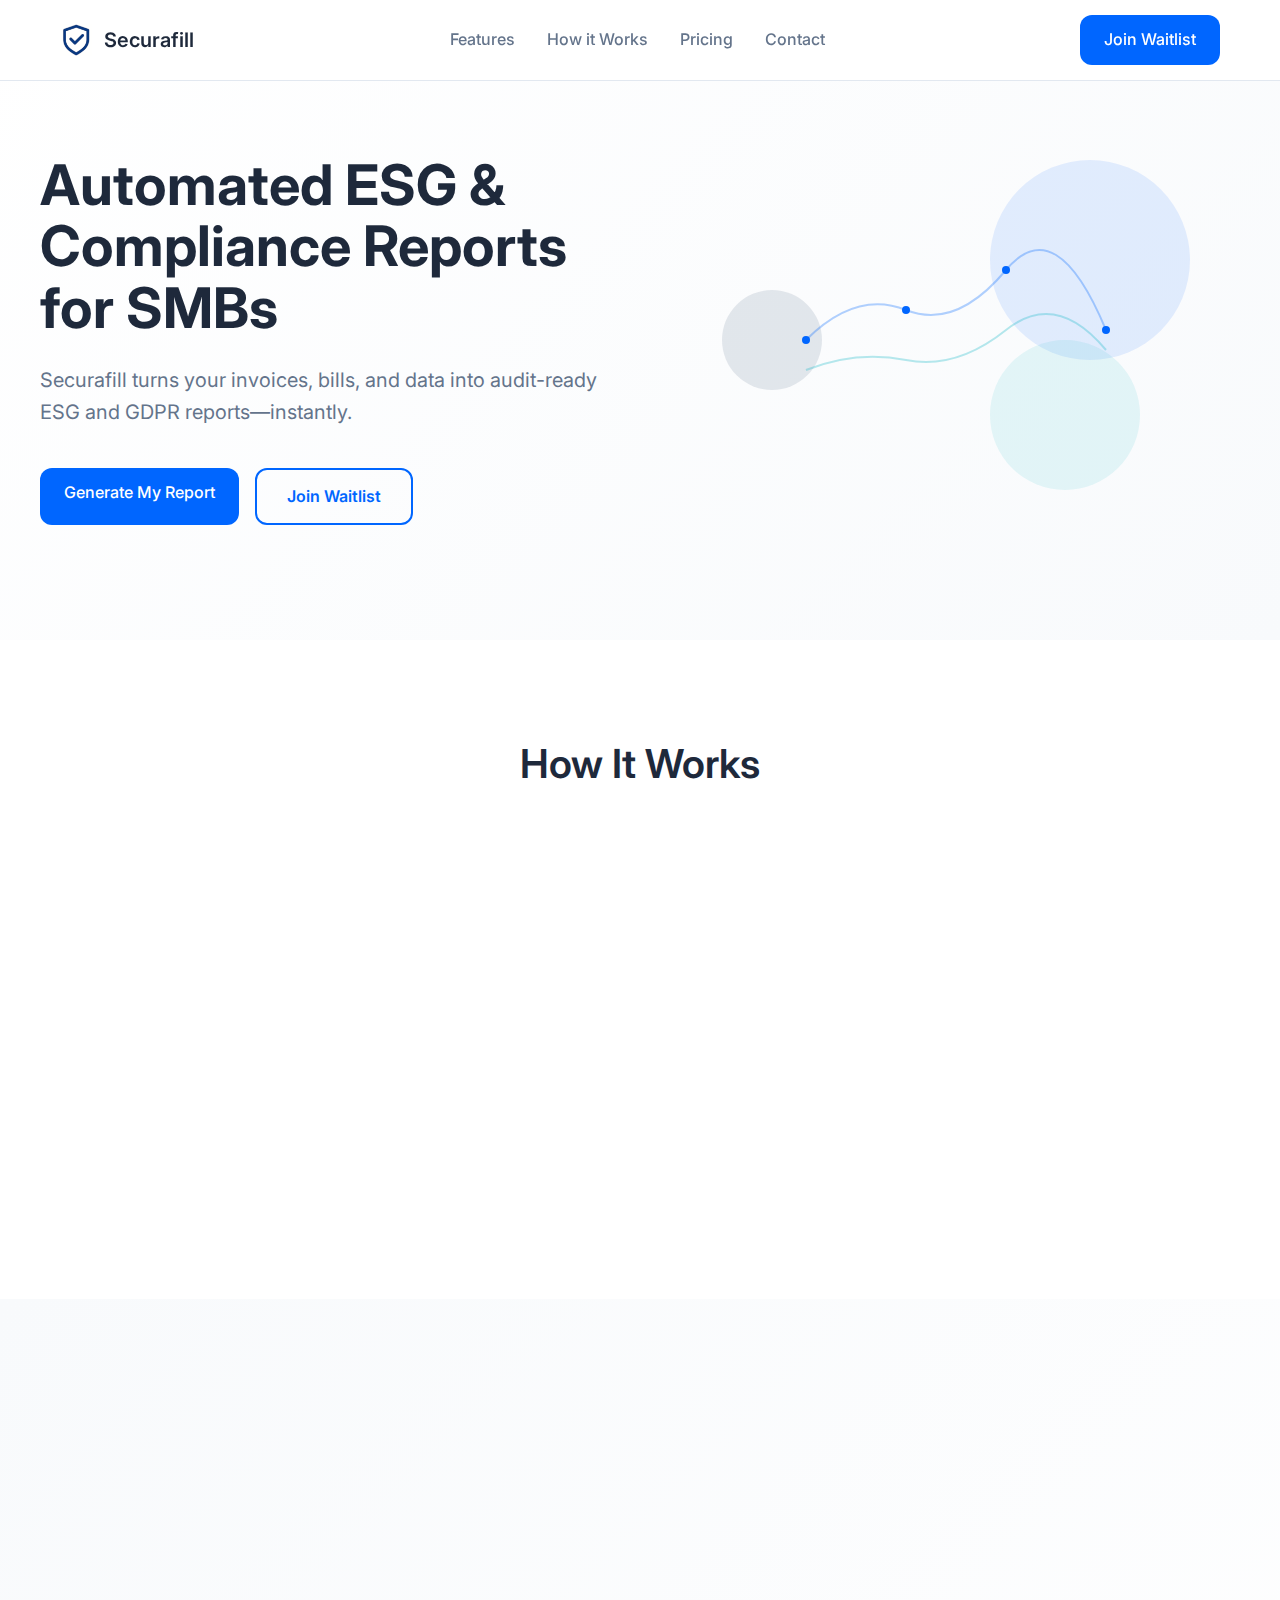
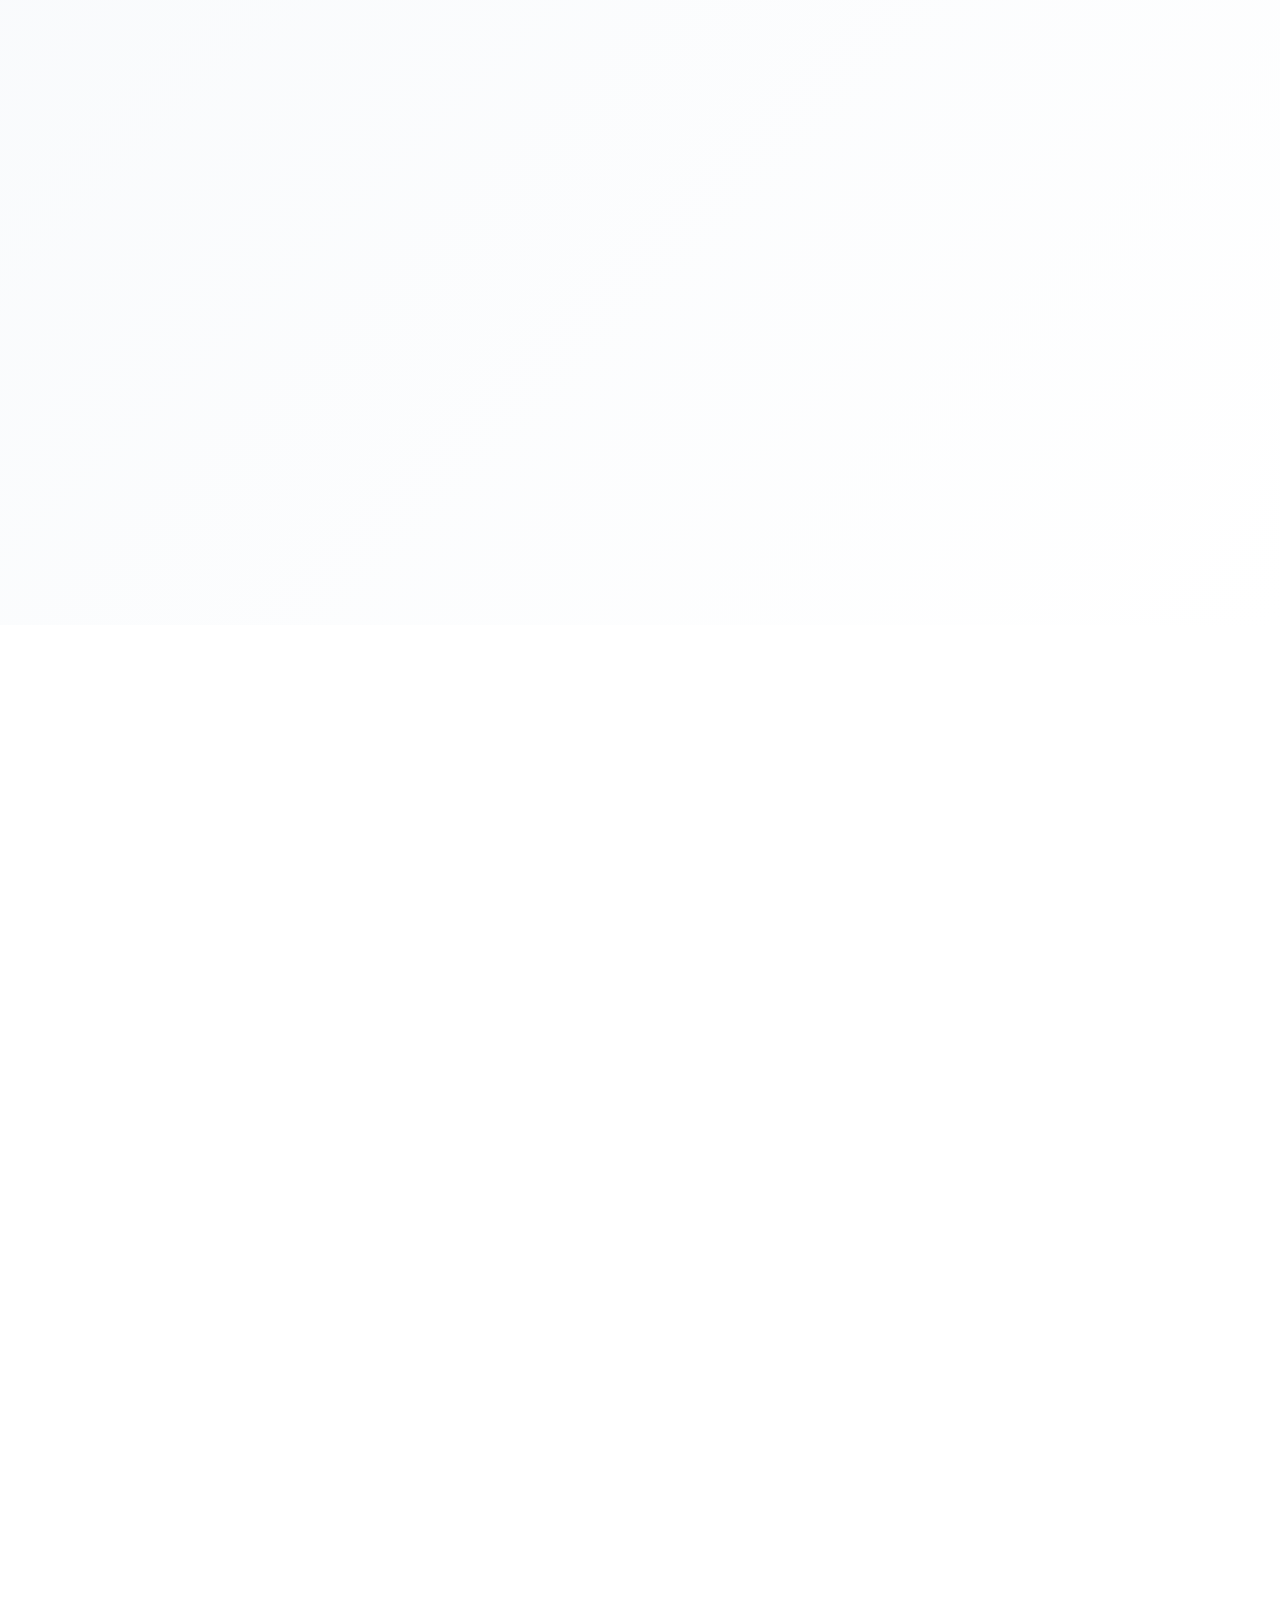
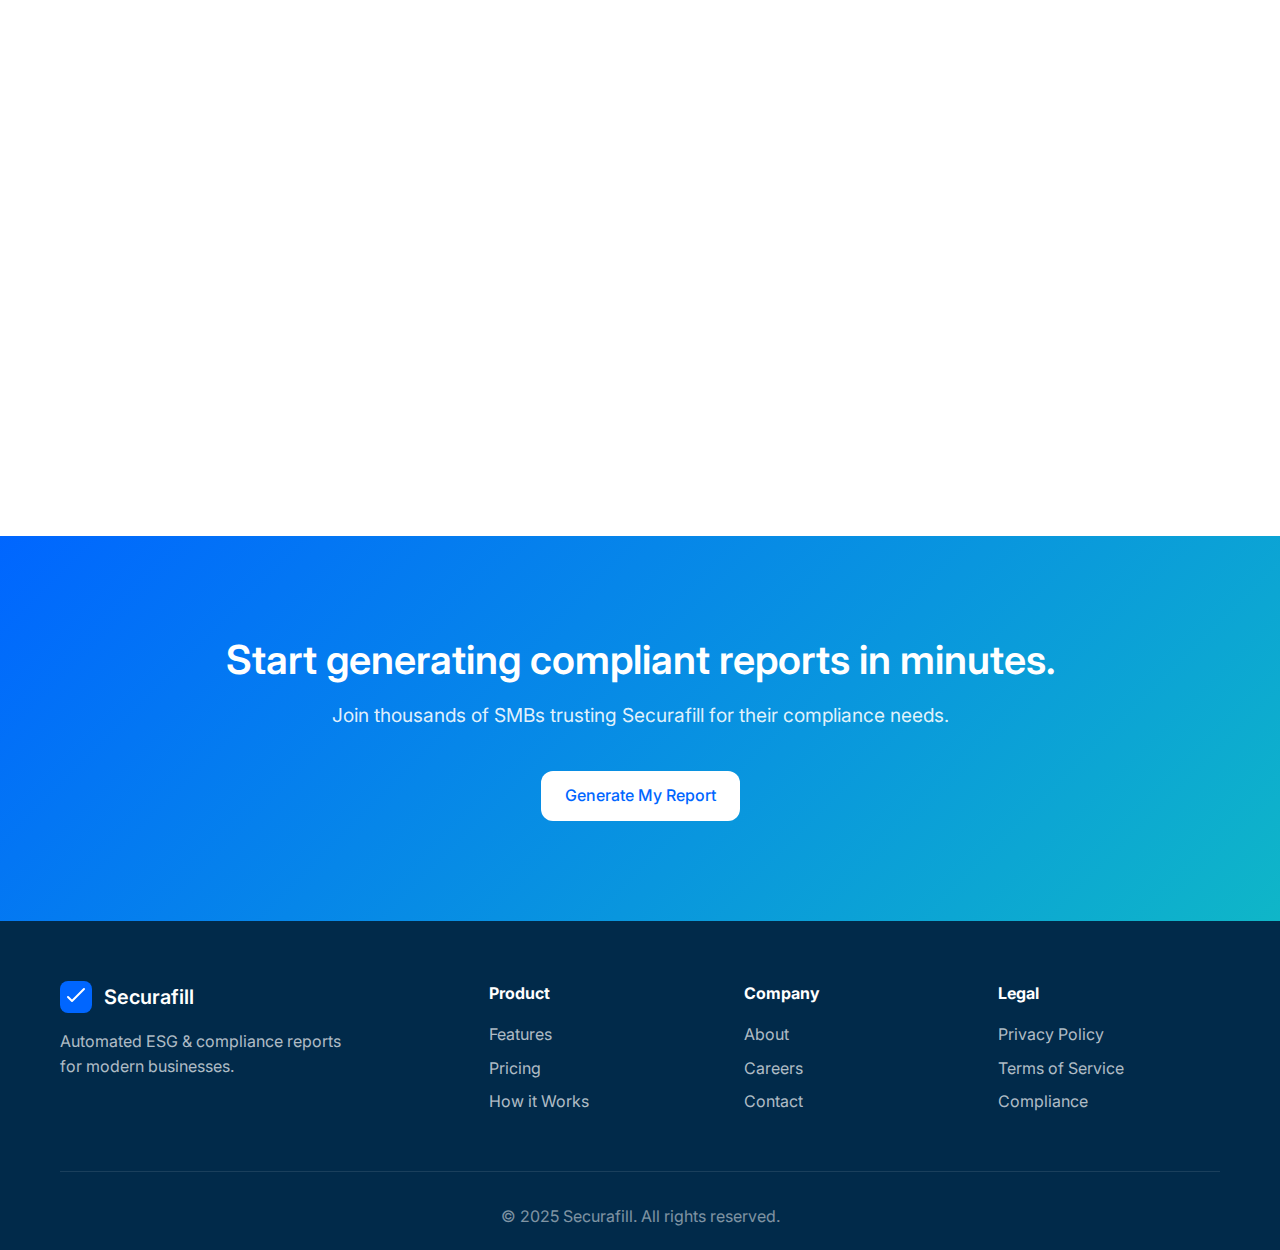
<file: index.html>
<!DOCTYPE html>
<html lang="en">

<head>
    <meta charset="UTF-8">
    <meta name="viewport" content="width=device-width, initial-scale=1.0">
    <title>Securafill - Automated ESG & Compliance Reports for SMBs</title>
    <link rel="icon" type="image/png" href="logo1.png">
    <link rel="stylesheet" href="styles.css">
    <link rel="preconnect" href="https://fonts.googleapis.com">
    <link rel="preconnect" href="https://fonts.gstatic.com" crossorigin>
    <link href="https://fonts.googleapis.com/css2?family=Inter:wght@300;400;500;600;700&display=swap" rel="stylesheet">
</head>

<body>
    <!-- Navigation -->
    <nav class="nav">
        <div class="nav-container">
            <div class="nav-logo">
                <div class="nav-logo">
                    <img src="logo1.png" alt="Securafill Logo" width="32" height="32">
                    <!-- <span>Securafill</span> -->
                </div>

                <!-- <svg width="32" height="32" viewBox="0 0 32 32" fill="none">
                    <rect width="32" height="32" rx="8" />
                    <path d="M8 16L12 20L24 8" stroke="green" stroke-width="2" stroke-linecap="round"
                        stroke-linejoin="round" />
                </svg> -->
                <span>Securafill</span>
            </div>
            <div class="nav-links">
                <a href="#features">Features</a>
                <a href="#how-it-works">How it Works</a>
                <a href="#pricing">Pricing</a>
                <a href="#contact">Contact</a>
            </div>
            <a href="waitlist.html" class="nav-cta" style="text-decoration: none;">Join Waitlist</a>
        </div>
    </nav>

    <!-- Hero Section -->
    <section class="hero">
        <div class="hero-container">
            <div class="hero-content">
                <h1 class="hero-title">Automated ESG & Compliance Reports for SMBs</h1>
                <p class="hero-subtitle">Securafill turns your invoices, bills, and data into audit-ready ESG and GDPR
                    reports—instantly.</p>
                <div class="hero-actions">
                    <a href="waitlist.html" class="btn-primary" style="text-decoration: none;">Generate My Report</a>
                    <a href="waitlist.html" class="btn-secondary" style="text-decoration: none;">Join Waitlist</a>
                </div>
            </div>
            <div class="hero-graphics">
                <div class="abstract-shape shape-1"></div>
                <div class="abstract-shape shape-2"></div>
                <div class="abstract-shape shape-3"></div>
                <svg class="line-graphic" width="400" height="300" viewBox="0 0 400 300">
                    <path d="M50 150 Q100 100 150 120 T250 80 T350 140" stroke="#0066FF" stroke-width="2" fill="none"
                        opacity="0.3" />
                    <path d="M50 180 Q100 160 150 170 T250 140 T350 160" stroke="#0FB6C8" stroke-width="2" fill="none"
                        opacity="0.3" />
                    <circle cx="50" cy="150" r="4" fill="#0066FF" />
                    <circle cx="150" cy="120" r="4" fill="#0066FF" />
                    <circle cx="250" cy="80" r="4" fill="#0066FF" />
                    <circle cx="350" cy="140" r="4" fill="#0066FF" />
                </svg>
            </div>
        </div>
    </section>

    <!-- How It Works -->
    <section class="how-it-works" id="how-it-works">
        <div class="container">
            <h2 class="section-title">How It Works</h2>
            <div class="steps-grid">
                <div class="step">
                    <div class="step-icon">
                        <svg width="24" height="24" viewBox="0 0 24 24" fill="none">
                            <path d="M21 15V19C21 20.1 20.1 21 19 21H5C3.9 21 3 20.1 3 19V15" stroke="#0066FF"
                                stroke-width="2" stroke-linecap="round" stroke-linejoin="round" />
                            <path d="M7 10L12 15L17 10" stroke="#0066FF" stroke-width="2" stroke-linecap="round"
                                stroke-linejoin="round" />
                            <path d="M12 15V3" stroke="#0066FF" stroke-width="2" stroke-linecap="round"
                                stroke-linejoin="round" />
                        </svg>
                    </div>
                    <h3>Upload your documents</h3>
                    <p>Simply drag and drop your invoices, bills, and business documents</p>
                </div>
                <div class="step">
                    <div class="step-icon">
                        <svg width="24" height="24" viewBox="0 0 24 24" fill="none">
                            <circle cx="12" cy="12" r="10" stroke="#0066FF" stroke-width="2" />
                            <path d="M12 6V12L16 14" stroke="#0066FF" stroke-width="2" stroke-linecap="round" />
                        </svg>
                    </div>
                    <h3>We analyze and auto-fill everything</h3>
                    <p>Our AI extracts and organizes your data automatically</p>
                </div>
                <div class="step">
                    <div class="step-icon">
                        <svg width="24" height="24" viewBox="0 0 24 24" fill="none">
                            <path d="M14 2H6C4.9 2 4 2.9 4 4V20C4 21.1 4.9 22 6 22H18C19.1 22 20 21.1 20 20V8L14 2Z"
                                stroke="#0066FF" stroke-width="2" stroke-linecap="round" stroke-linejoin="round" />
                            <path d="M14 2V8H20" stroke="#0066FF" stroke-width="2" stroke-linecap="round"
                                stroke-linejoin="round" />
                        </svg>
                    </div>
                    <h3>Download your audit-ready report</h3>
                    <p>Get professional, compliance-ready reports in minutes</p>
                </div>
            </div>
        </div>
    </section>

    <!-- Features -->
    <section class="features" id="features">
        <div class="container">
            <h2 class="section-title">Core Features</h2>
            <div class="features-grid">
                <div class="feature-card">
                    <div class="feature-icon">
                        <svg width="24" height="24" viewBox="0 0 24 24" fill="none">
                            <path d="M22 12H18L15 21L9 3L6 12H2" stroke="#0066FF" stroke-width="2"
                                stroke-linecap="round" stroke-linejoin="round" />
                        </svg>
                    </div>
                    <h3>Auto-filled ESG scoring</h3>
                    <p>Automated environmental, social, and governance metrics</p>
                </div>
                <div class="feature-card">
                    <div class="feature-icon">
                        <svg width="24" height="24" viewBox="0 0 24 24" fill="none">
                            <path d="M12 22S8 18 8 12C8 9.79 9.79 8 12 8S16 9.79 16 12C16 18 12 22 12 22Z"
                                stroke="#0066FF" stroke-width="2" stroke-linecap="round" stroke-linejoin="round" />
                            <circle cx="12" cy="12" r="2" fill="#0066FF" />
                        </svg>
                    </div>
                    <h3>GDPR readiness in minutes</h3>
                    <p>Complete compliance documentation for data protection</p>
                </div>
                <div class="feature-card">
                    <div class="feature-icon">
                        <svg width="24" height="24" viewBox="0 0 24 24" fill="none">
                            <rect x="3" y="3" width="18" height="18" rx="2" stroke="#0066FF" stroke-width="2" />
                            <path d="M3 9H21" stroke="#0066FF" stroke-width="2" />
                            <path d="M9 21V9" stroke="#0066FF" stroke-width="2" />
                        </svg>
                    </div>
                    <h3>Clean audit-ready PDF reports</h3>
                    <p>Professional reports ready for any audit or review</p>
                </div>
                <div class="feature-card">
                    <div class="feature-icon">
                        <svg width="24" height="24" viewBox="0 0 24 24" fill="none">
                            <circle cx="12" cy="12" r="3" stroke="#0066FF" stroke-width="2" />
                            <path
                                d="M12 1V6M12 18V23M4.22 4.22L7.76 7.76M16.24 16.24L19.78 19.78M1 12H6M18 12H23M4.22 19.78L7.76 16.24M16.24 7.76L19.78 4.22"
                                stroke="#0066FF" stroke-width="2" stroke-linecap="round" />
                        </svg>
                    </div>
                    <h3>AI-powered data extraction</h3>
                    <p>Smart parsing of documents with 99% accuracy</p>
                </div>
                <div class="feature-card">
                    <div class="feature-icon">
                        <svg width="24" height="24" viewBox="0 0 24 24" fill="none">
                            <rect x="3" y="3" width="7" height="7" stroke="#0066FF" stroke-width="2" />
                            <rect x="14" y="3" width="7" height="7" stroke="#0066FF" stroke-width="2" />
                            <rect x="14" y="14" width="7" height="7" stroke="#0066FF" stroke-width="2" />
                            <rect x="3" y="14" width="7" height="7" stroke="#0066FF" stroke-width="2" />
                        </svg>
                    </div>
                    <h3>Centralized compliance dashboard</h3>
                    <p>Single view of all your compliance metrics</p>
                </div>
                <div class="feature-card">
                    <div class="feature-icon">
                        <svg width="24" height="24" viewBox="0 0 24 24" fill="none">
                            <path d="M17 21V19C17 17.9 16.1 17 15 17H9C7.9 17 7 17.9 7 19V21" stroke="#0066FF"
                                stroke-width="2" stroke-linecap="round" stroke-linejoin="round" />
                            <path d="M21 21V19C21 18.1 20.6 17.2 19.9 16.6" stroke="#0066FF" stroke-width="2"
                                stroke-linecap="round" stroke-linejoin="round" />
                            <path d="M3 21V19C3 18.1 3.4 17.2 4.1 16.6" stroke="#0066FF" stroke-width="2"
                                stroke-linecap="round" stroke-linejoin="round" />
                            <circle cx="12" cy="7" r="4" stroke="#0066FF" stroke-width="2" />
                            <path d="M16 7C16.6 7 17.2 6.8 17.7 6.5" stroke="#0066FF" stroke-width="2"
                                stroke-linecap="round" stroke-linejoin="round" />
                            <path d="M6.3 6.5C6.8 6.8 7.4 7 8 7" stroke="#0066FF" stroke-width="2"
                                stroke-linecap="round" stroke-linejoin="round" />
                        </svg>
                    </div>
                    <h3>Built for suppliers & small teams</h3>
                    <p>Designed specifically for SMB needs and workflows</p>
                </div>
            </div>
        </div>
    </section>

    <!-- Compliance Report Preview -->
    <section class="report-preview">
        <div class="container">
            <h2 class="section-title">Compliance Report Preview</h2>
            <div class="report-mockups">
                <div class="report-card">
                    <div class="report-header">
                        <div class="report-logo">
                            <svg width="24" height="24" viewBox="0 0 24 24" fill="none">
                                <rect width="24" height="24" rx="6" fill="#0066FF" />
                                <path d="M6 12L9 15L18 6" stroke="white" stroke-width="2" stroke-linecap="round"
                                    stroke-linejoin="round" />
                            </svg>
                        </div>
                        <div class="report-title">ESG Report 2024</div>
                    </div>
                    <div class="report-content">
                        <div class="report-metric">
                            <span class="metric-label">Environmental Score</span>
                            <span class="metric-value">92%</span>
                        </div>
                        <div class="report-metric">
                            <span class="metric-label">Social Impact</span>
                            <span class="metric-value">88%</span>
                        </div>
                        <div class="report-metric">
                            <span class="metric-label">Governance</span>
                            <span class="metric-value">95%</span>
                        </div>
                    </div>
                </div>
                <div class="report-card">
                    <div class="report-header">
                        <div class="report-logo">
                            <svg width="24" height="24" viewBox="0 0 24 24" fill="none">
                                <rect width="24" height="24" rx="6" fill="#0FB6C8" />
                                <path
                                    d="M12 2L15.09 8.26L22 9.27L17 14.14L18.18 21.02L12 17.77L5.82 21.02L7 14.14L2 9.27L8.91 8.26L12 2Z"
                                    stroke="white" stroke-width="2" stroke-linecap="round" stroke-linejoin="round" />
                            </svg>
                        </div>
                        <div class="report-title">GDPR Compliance</div>
                    </div>
                    <div class="report-content">
                        <div class="report-metric">
                            <span class="metric-label">Data Protection</span>
                            <span class="metric-value">Compliant</span>
                        </div>
                        <div class="report-metric">
                            <span class="metric-label">Privacy Policy</span>
                            <span class="metric-value">Updated</span>
                        </div>
                        <div class="report-metric">
                            <span class="metric-label">Risk Assessment</span>
                            <span class="metric-value">Low Risk</span>
                        </div>
                    </div>
                </div>
            </div>
        </div>
    </section>

    <!-- Testimonials 
    <section class="testimonials">
        <div class="container">
            <h2 class="section-title">Trusted by Leading Teams</h2>
            <div class="testimonials-grid">
                <div class="testimonial-card">
                    <div class="testimonial-content">
                        <p>"Securafill transformed our compliance process from weeks to minutes. Essential for our SMB."</p>
                    </div>
                    <div class="testimonial-author">
                        <div class="author-info">
                            <div class="author-name">Sarah Chen</div>
                            <div class="author-title">CFO, TechStart Inc.</div>
                        </div>
                    </div>
                </div>
                <div class="testimonial-card">
                    <div class="testimonial-content">
                        <p>"The AI accuracy is incredible. We've eliminated manual data entry completely."</p>
                    </div>
                    <div class="testimonial-author">
                        <div class="author-info">
                            <div class="author-name">Marcus Johnson</div>
                            <div class="author-title">Operations Director, SupplyCo</div>
                        </div>
                    </div>
                </div>
                <div class="testimonial-card">
                    <div class="testimonial-content">
                        <p>"Finally, a compliance tool built for small businesses. Simple, powerful, affordable."</p>
                    </div>
                    <div class="testimonial-author">
                        <div class="author-info">
                            <div class="author-name">Emma Rodriguez</div>
                            <div class="author-title">Founder, GreenWorks</div>
                        </div>
                    </div>
                </div>
            </div>
        </div>
    </section> -->

    <!-- Pricing -->
    <section class="pricing" id="pricing">
        <div class="container">
            <h2 class="section-title">Simple, Transparent Pricing</h2>
            <div class="pricing-grid">
                <div class="pricing-card">
                    <div class="pricing-header">
                        <h3>Starter</h3>
                        <div class="price">$49<span>/mo</span></div>
                    </div>
                    <ul class="pricing-features">
                        <li>Up to 50 documents/month</li>
                        <li>Basic ESG reporting</li>
                        <li>GDPR compliance check</li>
                        <li>Email support</li>
                    </ul>
                    <button class="btn-outline">Try Free</button>
                </div>
                <div class="pricing-card featured">
                    <div class="pricing-badge">Most Popular</div>
                    <div class="pricing-header">
                        <h3>Growth</h3>
                        <div class="price">$129<span>/mo</span></div>
                    </div>
                    <ul class="pricing-features">
                        <li>Up to 200 documents/month</li>
                        <li>Advanced ESG analytics</li>
                        <li>Full GDPR suite</li>
                        <li>Priority support</li>
                        <li>Custom branding</li>
                    </ul>
                    <button class="btn-primary">Try Free</button>
                </div>
                <div class="pricing-card">
                    <div class="pricing-header">
                        <h3>Agency</h3>
                        <div class="price">$349<span>/mo</span></div>
                    </div>
                    <ul class="pricing-features">
                        <li>Unlimited documents</li>
                        <li>White-label reports</li>
                        <li>API access</li>
                        <li>Dedicated support</li>
                        <li>Custom integrations</li>
                    </ul>
                    <button class="btn-outline">Try Free</button>
                </div>
            </div>
        </div>
    </section>

    <!-- Final CTA -->
    <section class="final-cta">
        <div class="container">
            <div class="cta-content">
                <h2>Start generating compliant reports in minutes.</h2>
                <p>Join thousands of SMBs trusting Securafill for their compliance needs.</p>
                <div class="cta-actions">
                    <a href="waitlist.html" class="btn-primary"
                        style="text-decoration: none; display: inline-block;">Generate My Report</a>
                    <!-- <button class="btn-secondary">Schedule Demo</button> -->
                </div>
            </div>
        </div>
    </section>

    <!-- Footer -->
    <footer class="footer">
        <div class="container">
            <div class="footer-content">
                <div class="footer-brand">
                    <div class="footer-logo">
                        <svg width="32" height="32" viewBox="0 0 32 32" fill="none">
                            <rect width="32" height="32" rx="8" fill="#0066FF" />
                            <path d="M8 16L12 20L24 8" stroke="white" stroke-width="2" stroke-linecap="round"
                                stroke-linejoin="round" />
                        </svg>
                        <span>Securafill</span>
                    </div>
                    <p>Automated ESG & compliance reports for modern businesses.</p>
                </div>
                <div class="footer-links">
                    <div class="footer-column">
                        <h4>Product</h4>
                        <a href="#features">Features</a>
                        <a href="#pricing">Pricing</a>
                        <a href="#how-it-works">How it Works</a>
                    </div>
                    <div class="footer-column">
                        <h4>Company</h4>
                        <a href="#about">About</a>
                        <a href="#careers">Careers</a>
                        <a href="#contact">Contact</a>
                    </div>
                    <div class="footer-column">
                        <h4>Legal</h4>
                        <a href="#privacy">Privacy Policy</a>
                        <a href="#terms">Terms of Service</a>
                        <a href="#compliance">Compliance</a>
                    </div>
                </div>
            </div>
            <div class="footer-bottom">
                <p>&copy; 2025 Securafill. All rights reserved.</p>
            </div>
        </div>
    </footer>

    <script src="script.js"></script>
</body>

</html>
</file>
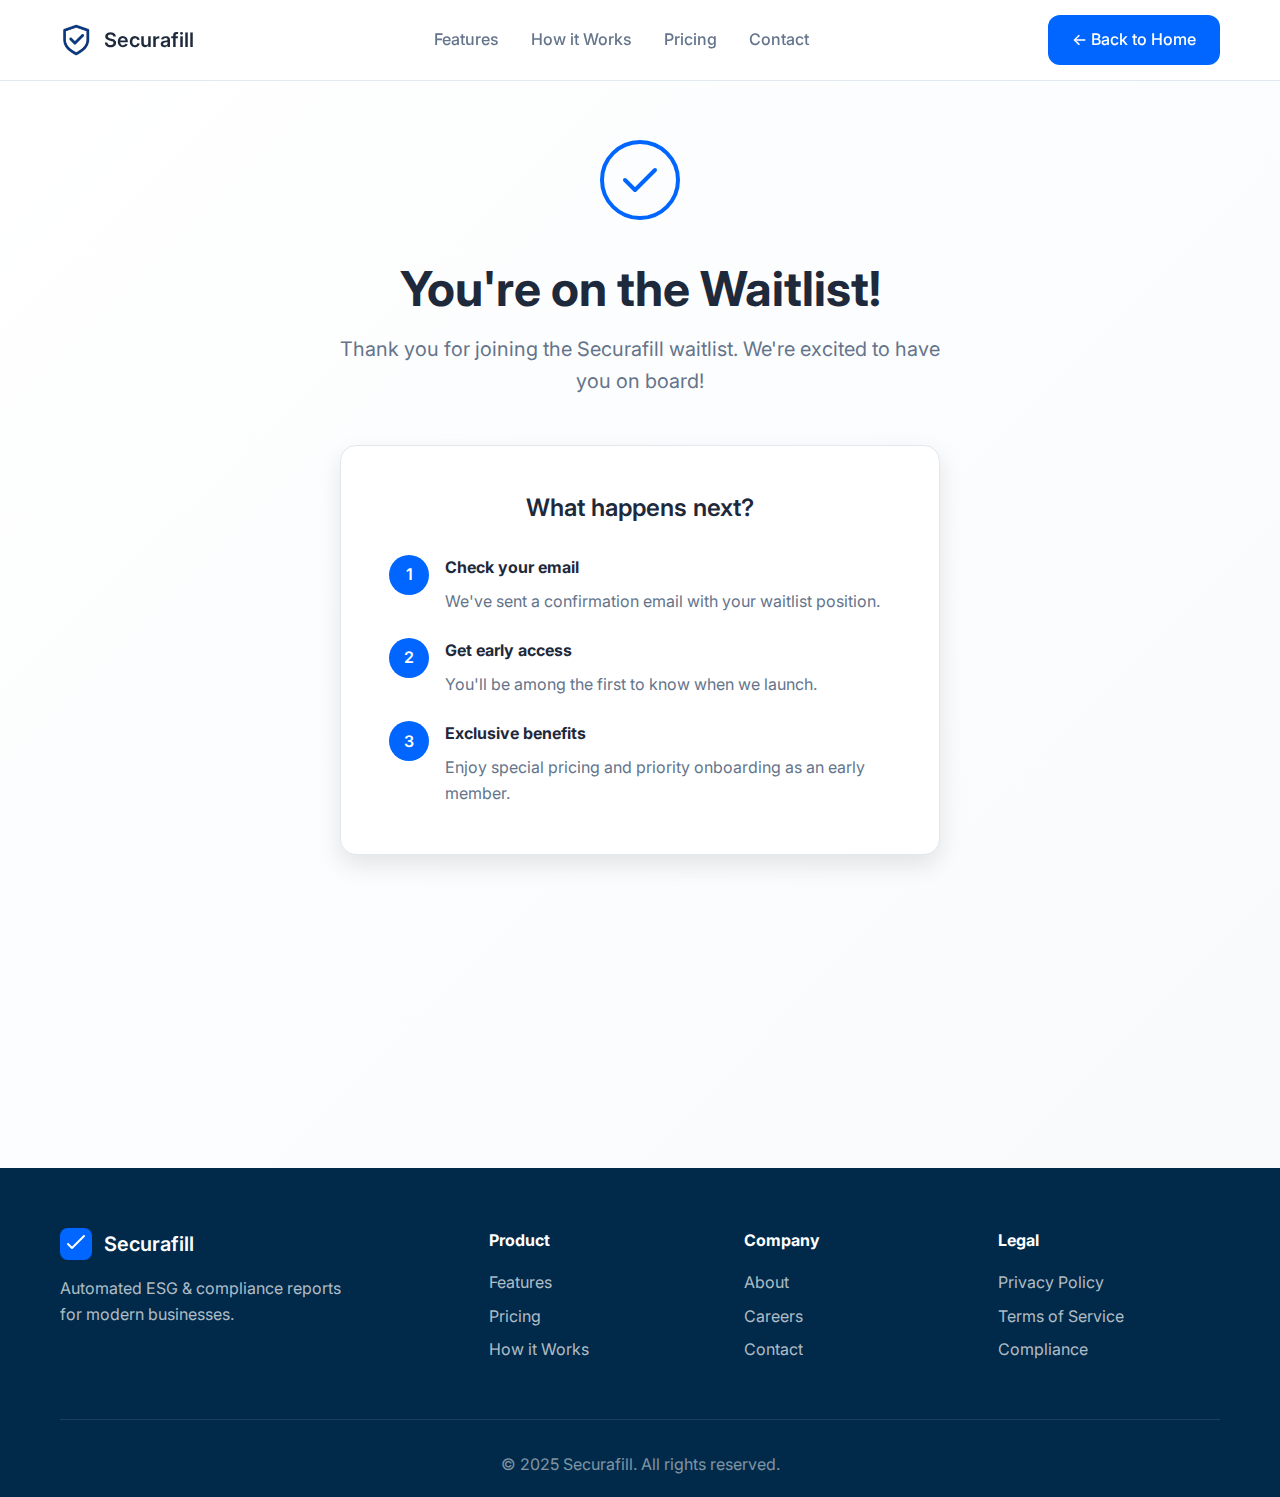
<file: thankyou.html>
<!DOCTYPE html>
<html lang="en">

<head>
    <meta charset="UTF-8">
    <meta name="viewport" content="width=device-width, initial-scale=1.0">
    <title>Thank You - Securafill</title>
    <link rel="icon" type="image/png" href="logo1.png">
    <link rel="stylesheet" href="styles.css">
    <link rel="preconnect" href="https://fonts.googleapis.com">
    <link rel="preconnect" href="https://fonts.gstatic.com" crossorigin>
    <link href="https://fonts.googleapis.com/css2?family=Inter:wght@300;400;500;600;700&display=swap" rel="stylesheet">
</head>

<body>
    <!-- Navigation -->
    <nav class="nav">
        <div class="nav-container">
            <div class="nav-logo">
                <div class="nav-logo">
                    <img src="logo1.png" alt="Securafill Logo" width="32" height="32">
                </div>
                <span>Securafill</span>
            </div>
            <div class="nav-links">
                <a href="index.html#features">Features</a>
                <a href="index.html#how-it-works">How it Works</a>
                <a href="index.html#pricing">Pricing</a>
                <a href="index.html#contact">Contact</a>
            </div>
            <a href="index.html" class="nav-cta" style="text-decoration: none;">← Back to Home</a>
        </div>
    </nav>

    <!-- Thank You Section -->
    <section class="thankyou">
        <div class="container">
            <div class="thankyou-content">
                <div class="success-icon">
                    <svg width="80" height="80" viewBox="0 0 80 80" fill="none">
                        <circle cx="40" cy="40" r="38" stroke="#0066FF" stroke-width="4" />
                        <path d="M25 40L35 50L55 30" stroke="#0066FF" stroke-width="4" stroke-linecap="round"
                            stroke-linejoin="round" />
                    </svg>
                </div>

                <h1 class="thankyou-title">You're on the Waitlist!</h1>
                <p class="thankyou-subtitle">Thank you for joining the Securafill waitlist. We're excited to have you on
                    board!</p>

                <div class="next-steps">
                    <h3>What happens next?</h3>
                    <div class="steps-list">
                        <div class="step-item">
                            <div class="step-number">1</div>
                            <div class="step-content">
                                <h4>Check your email</h4>
                                <p>We've sent a confirmation email with your waitlist position.</p>
                            </div>
                        </div>
                        <div class="step-item">
                            <div class="step-number">2</div>
                            <div class="step-content">
                                <h4>Get early access</h4>
                                <p>You'll be among the first to know when we launch.</p>
                            </div>
                        </div>
                        <div class="step-item">
                            <div class="step-number">3</div>
                            <div class="step-content">
                                <h4>Exclusive benefits</h4>
                                <p>Enjoy special pricing and priority onboarding as an early member.</p>
                            </div>
                        </div>
                    </div>
                </div>

                <div class="action-buttons">
                    <a href="index.html" class="btn-primary">Learn More About Securafill</a>
                    <a href="mailto:hello@securafill.com" class="btn-secondary">Contact Us</a>
                </div>

                <div class="social-proof">
                    <p>Join <strong>500+</strong> professionals already waiting for Securafill</p>
                </div>
            </div>
        </div>
    </section>

    <!-- Footer -->
    <footer class="footer">
        <div class="container">
            <div class="footer-content">
                <div class="footer-brand">
                    <div class="footer-logo">
                        <svg width="32" height="32" viewBox="0 0 32 32" fill="none">
                            <rect width="32" height="32" rx="8" fill="#0066FF" />
                            <path d="M8 16L12 20L24 8" stroke="white" stroke-width="2" stroke-linecap="round"
                                stroke-linejoin="round" />
                        </svg>
                        <span>Securafill</span>
                    </div>
                    <p>Automated ESG & compliance reports for modern businesses.</p>
                </div>
                <div class="footer-links">
                    <div class="footer-column">
                        <h4>Product</h4>
                        <a href="index.html#features">Features</a>
                        <a href="index.html#pricing">Pricing</a>
                        <a href="index.html#how-it-works">How it Works</a>
                    </div>
                    <div class="footer-column">
                        <h4>Company</h4>
                        <a href="index.html#about">About</a>
                        <a href="index.html#careers">Careers</a>
                        <a href="index.html#contact">Contact</a>
                    </div>
                    <div class="footer-column">
                        <h4>Legal</h4>
                        <a href="index.html#privacy">Privacy Policy</a>
                        <a href="index.html#terms">Terms of Service</a>
                        <a href="index.html#compliance">Compliance</a>
                    </div>
                </div>
            </div>
            <div class="footer-bottom">
                <p>&copy; 2025 Securafill. All rights reserved.</p>
            </div>
        </div>
    </footer>

    <style>
        /* Thank You Page Specific Styles */
        .thankyou {
            padding: 140px 20px 100px;
            min-height: 100vh;
            background: linear-gradient(135deg, var(--white) 0%, var(--light-gray) 100%);
            display: flex;
            align-items: center;
        }

        .thankyou-content {
            max-width: 600px;
            margin: 0 auto;
            text-align: center;
        }

        .success-icon {
            margin-bottom: 2rem;
            animation: successPulse 2s ease-in-out infinite;
        }

        @keyframes successPulse {

            0%,
            100% {
                transform: scale(1);
            }

            50% {
                transform: scale(1.05);
            }
        }

        .thankyou-title {
            font-size: 3rem;
            font-weight: 700;
            margin-bottom: 1rem;
            color: var(--text-primary);
        }

        .thankyou-subtitle {
            font-size: 1.25rem;
            color: var(--text-secondary);
            line-height: 1.6;
            margin-bottom: 3rem;
        }

        .next-steps {
            background: var(--white);
            padding: 3rem;
            border-radius: var(--radius-md);
            box-shadow: var(--shadow-lg);
            border: 1px solid var(--medium-gray);
            margin-bottom: 3rem;
            text-align: left;
        }

        .next-steps h3 {
            text-align: center;
            margin-bottom: 2rem;
            color: var(--text-primary);
        }

        .steps-list {
            display: flex;
            flex-direction: column;
            gap: 1.5rem;
        }

        .step-item {
            display: flex;
            align-items: flex-start;
            gap: 1rem;
        }

        .step-number {
            width: 40px;
            height: 40px;
            background: var(--primary-blue);
            color: var(--white);
            border-radius: 50%;
            display: flex;
            align-items: center;
            justify-content: center;
            font-weight: 600;
            flex-shrink: 0;
        }

        .step-content h4 {
            margin-bottom: 0.5rem;
            color: var(--text-primary);
        }

        .step-content p {
            color: var(--text-secondary);
            margin: 0;
        }

        .action-buttons {
            display: flex;
            gap: 1rem;
            justify-content: center;
            margin-bottom: 2rem;
            flex-wrap: wrap;
        }

        .action-buttons .btn-primary,
        .action-buttons .btn-secondary {
            text-decoration: none;
            display: inline-block;
            text-align: center;
        }

        .social-proof {
            padding: 1.5rem;
            background: rgba(0, 102, 255, 0.1);
            border-radius: var(--radius-sm);
            border: 1px solid rgba(0, 102, 255, 0.2);
        }

        .social-proof p {
            color: var(--primary-blue);
            font-weight: 500;
            margin: 0;
        }

        /* Responsive Design */
        @media (max-width: 768px) {
            .thankyou {
                padding: 120px 16px 80px;
            }

            .thankyou-title {
                font-size: 2.5rem;
            }

            .thankyou-subtitle {
                font-size: 1.1rem;
            }

            .next-steps {
                padding: 2rem;
            }

            .action-buttons {
                flex-direction: column;
                align-items: center;
            }

            .action-buttons .btn-primary,
            .action-buttons .btn-secondary {
                width: 100%;
                max-width: 300px;
            }
        }

        @media (max-width: 480px) {
            .thankyou-title {
                font-size: 2rem;
            }

            .next-steps {
                padding: 1.5rem;
            }

            .step-item {
                gap: 0.75rem;
            }

            .step-number {
                width: 32px;
                height: 32px;
                font-size: 0.9rem;
            }
        }
    </style>

    <script>
        // Add some interactive elements
        document.addEventListener('DOMContentLoaded', function () {
            // Animate elements on scroll/load
            const observerOptions = {
                threshold: 0.1,
                rootMargin: '0px 0px -50px 0px'
            };

            const observer = new IntersectionObserver((entries) => {
                entries.forEach(entry => {
                    if (entry.isIntersecting) {
                        entry.target.style.opacity = '1';
                        entry.target.style.transform = 'translateY(0)';
                    }
                });
            }, observerOptions);

            // Observe elements for animation
            const animatedElements = document.querySelectorAll(
                '.success-icon, .thankyou-title, .thankyou-subtitle, .next-steps, .action-buttons, .social-proof'
            );

            animatedElements.forEach((el, index) => {
                el.style.opacity = '0';
                el.style.transform = 'translateY(30px)';
                el.style.transition = `opacity 0.6s ease ${index * 0.1}s, transform 0.6s ease ${index * 0.1}s`;
                observer.observe(el);
            });

            // Remove hover effects from buttons
        });
    </script>
</body>

</html>
</file>
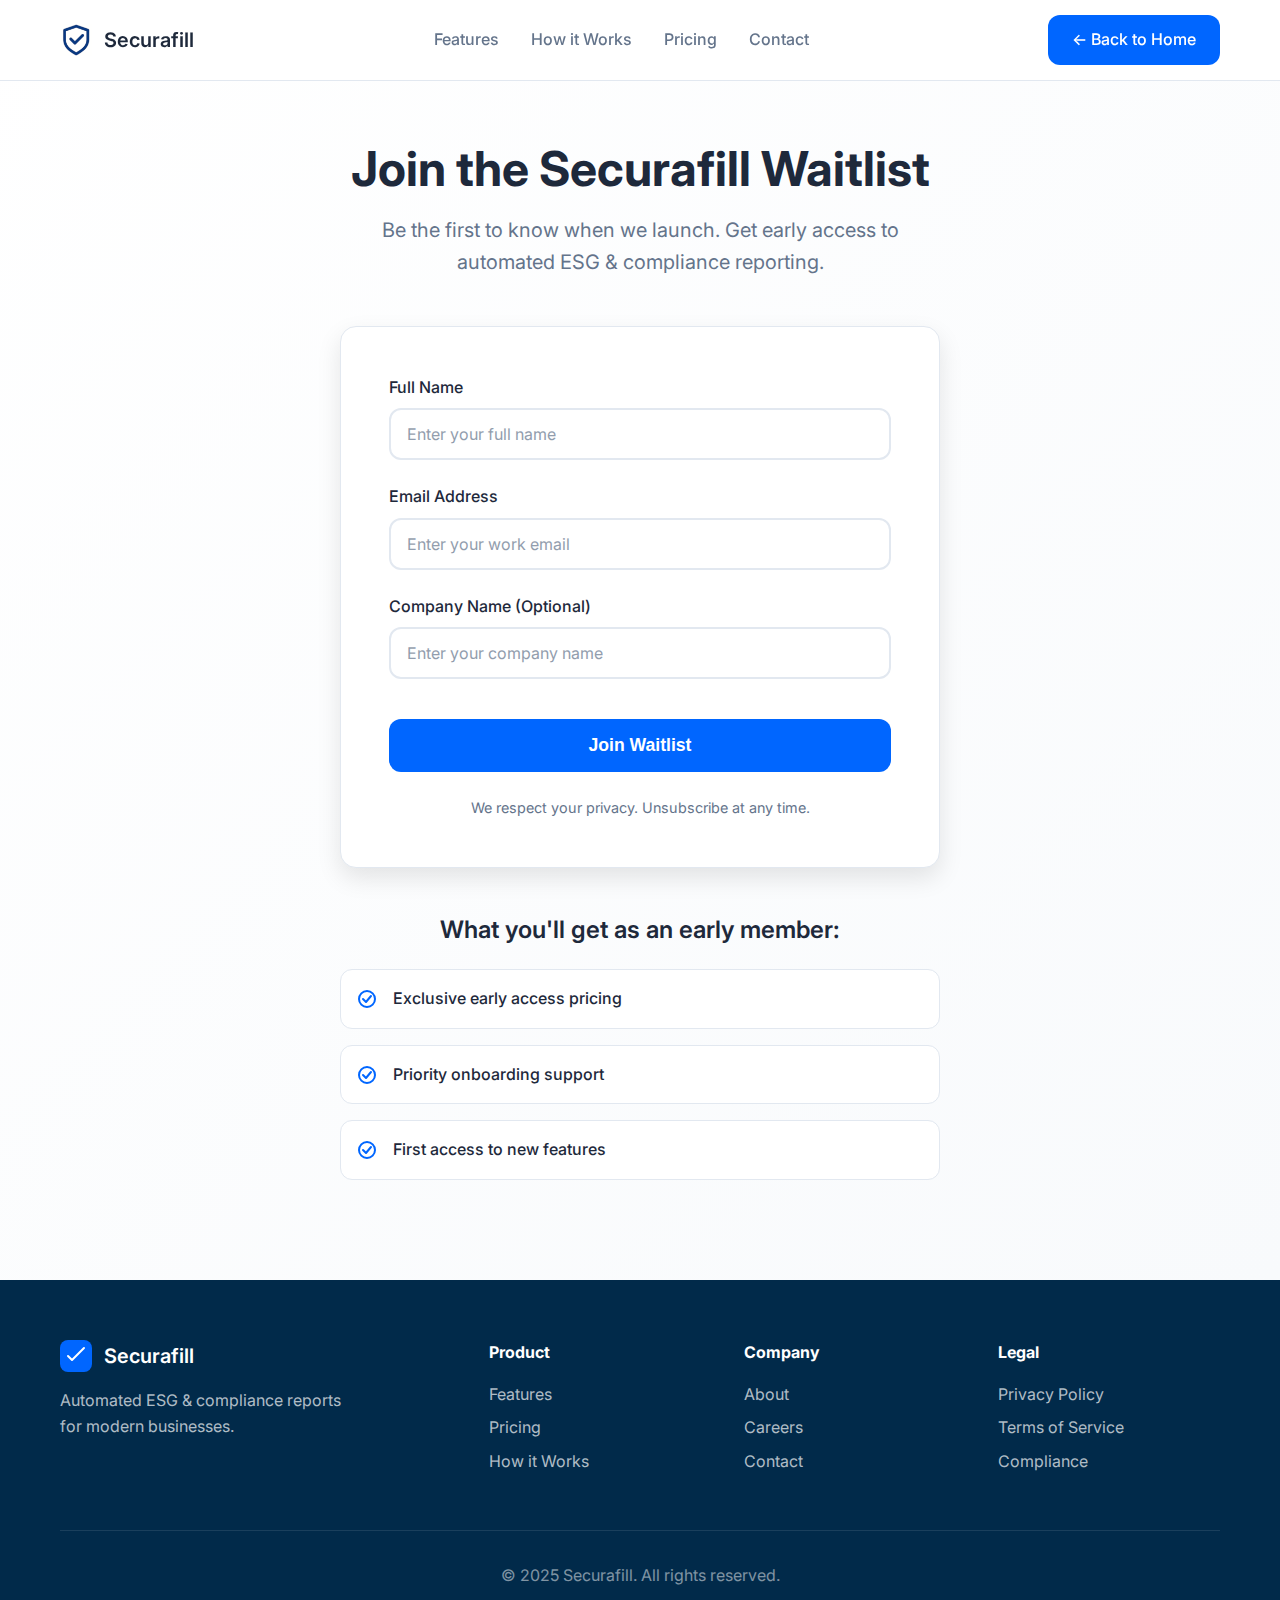
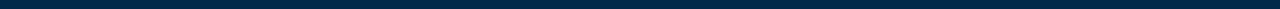
<file: waitlist.html>
<!DOCTYPE html>
<html lang="en">

<head>
    <meta charset="UTF-8">
    <meta name="viewport" content="width=device-width, initial-scale=1.0">
    <title>Join Waitlist - Securafill</title>
    <link rel="icon" type="image/png" href="logo1.png">
    <link rel="stylesheet" href="styles.css">
    <link rel="preconnect" href="https://fonts.googleapis.com">
    <link rel="preconnect" href="https://fonts.gstatic.com" crossorigin>
    <link href="https://fonts.googleapis.com/css2?family=Inter:wght@300;400;500;600;700&display=swap" rel="stylesheet">
</head>

<body>
    <!-- Navigation -->
    <nav class="nav">
        <div class="nav-container">
            <div class="nav-logo">
                <div class="nav-logo">
                    <img src="logo1.png" alt="Securafill Logo" width="32" height="32">
                </div>
                <span>Securafill</span>
            </div>
            <div class="nav-links">
                <a href="index.html#features">Features</a>
                <a href="index.html#how-it-works">How it Works</a>
                <a href="index.html#pricing">Pricing</a>
                <a href="index.html#contact">Contact</a>
            </div>
            <a href="index.html" class="nav-cta" style="text-decoration: none;">← Back to Home</a>
        </div>
    </nav>

    <!-- Waitlist Section -->
    <section class="waitlist">
        <div class="container">
            <div class="waitlist-content">
                <div class="waitlist-header">
                    <h1 class="waitlist-title">Join the Securafill Waitlist</h1>
                    <p class="waitlist-subtitle">Be the first to know when we launch. Get early access to automated ESG
                        & compliance reporting.</p>
                </div>

                <form name="waitlist" method="POST" data-netlify="true" netlify-honeypot="bot-field"
                    action="/thankyou.html">
                    <input type="hidden" name="form-name" value="waitlist" />
                    <input type="hidden" name="bot-field" />
                    <div class="waitlist-form" id="waitlistForm">
                        <div class="form-group">
                            <label for="name">Full Name</label>
                            <input type="text" id="name" name="name" required placeholder="Enter your full name">
                        </div>

                        <div class="form-group">
                            <label for="email">Email Address</label>
                            <input type="email" id="email" name="email" required placeholder="Enter your work email">
                        </div>

                        <div class="form-group">
                            <label for="company">Company Name (Optional)</label>
                            <input type="text" id="company" name="company" placeholder="Enter your company name">
                        </div>

                        <button type="submit" class="btn-primary waitlist-btn" id="submitBtn">
                            Join Waitlist
                        </button>

                        <div class="form-note">
                            <p>We respect your privacy. Unsubscribe at any time.</p>
                        </div>
                    </div>
                </form>

                <div class="waitlist-benefits">
                    <h3>What you'll get as an early member:</h3>
                    <div class="benefits-grid">
                        <div class="benefit-item">
                            <svg width="20" height="20" viewBox="0 0 20 20" fill="none">
                                <circle cx="10" cy="10" r="8" stroke="#0066FF" stroke-width="2" />
                                <path d="M6 10L9 13L14 7" stroke="#0066FF" stroke-width="2" stroke-linecap="round"
                                    stroke-linejoin="round" />
                            </svg>
                            <span>Exclusive early access pricing</span>
                        </div>
                        <div class="benefit-item">
                            <svg width="20" height="20" viewBox="0 0 20 20" fill="none">
                                <circle cx="10" cy="10" r="8" stroke="#0066FF" stroke-width="2" />
                                <path d="M6 10L9 13L14 7" stroke="#0066FF" stroke-width="2" stroke-linecap="round"
                                    stroke-linejoin="round" />
                            </svg>
                            <span>Priority onboarding support</span>
                        </div>
                        <div class="benefit-item">
                            <svg width="20" height="20" viewBox="0 0 20 20" fill="none">
                                <circle cx="10" cy="10" r="8" stroke="#0066FF" stroke-width="2" />
                                <path d="M6 10L9 13L14 7" stroke="#0066FF" stroke-width="2" stroke-linecap="round"
                                    stroke-linejoin="round" />
                            </svg>
                            <span>First access to new features</span>
                        </div>
                    </div>
                </div>
            </div>
        </div>
    </section>

    <!-- Footer -->
    <footer class="footer">
        <div class="container">
            <div class="footer-content">
                <div class="footer-brand">
                    <div class="footer-logo">
                        <svg width="32" height="32" viewBox="0 0 32 32" fill="none">
                            <rect width="32" height="32" rx="8" fill="#0066FF" />
                            <path d="M8 16L12 20L24 8" stroke="white" stroke-width="2" stroke-linecap="round"
                                stroke-linejoin="round" />
                        </svg>
                        <span>Securafill</span>
                    </div>
                    <p>Automated ESG & compliance reports for modern businesses.</p>
                </div>
                <div class="footer-links">
                    <div class="footer-column">
                        <h4>Product</h4>
                        <a href="index.html#features">Features</a>
                        <a href="index.html#pricing">Pricing</a>
                        <a href="index.html#how-it-works">How it Works</a>
                    </div>
                    <div class="footer-column">
                        <h4>Company</h4>
                        <a href="index.html#about">About</a>
                        <a href="index.html#careers">Careers</a>
                        <a href="index.html#contact">Contact</a>
                    </div>
                    <div class="footer-column">
                        <h4>Legal</h4>
                        <a href="index.html#privacy">Privacy Policy</a>
                        <a href="index.html#terms">Terms of Service</a>
                        <a href="index.html#compliance">Compliance</a>
                    </div>
                </div>
            </div>
            <div class="footer-bottom">
                <p>&copy; 2025 Securafill. All rights reserved.</p>
            </div>
        </div>
    </footer>

    <style>
        /* Waitlist Specific Styles */
        .waitlist {
            padding: 140px 20px 100px;
            min-height: 100vh;
            background: linear-gradient(135deg, var(--white) 0%, var(--light-gray) 100%);
        }

        .waitlist-content {
            max-width: 600px;
            margin: 0 auto;
            text-align: center;
        }

        .waitlist-header {
            margin-bottom: 3rem;
        }

        .waitlist-title {
            font-size: 3rem;
            font-weight: 700;
            margin-bottom: 1rem;
            color: var(--text-primary);
        }

        .waitlist-subtitle {
            font-size: 1.25rem;
            color: var(--text-secondary);
            line-height: 1.6;
            margin-bottom: 0;
        }

        .waitlist-form {
            background: var(--white);
            padding: 3rem;
            border-radius: var(--radius-md);
            box-shadow: var(--shadow-lg);
            border: 1px solid var(--medium-gray);
            margin-bottom: 3rem;
            text-align: left;
        }

        .form-group {
            margin-bottom: 1.5rem;
        }

        .form-group label {
            display: block;
            margin-bottom: 0.5rem;
            font-weight: 500;
            color: var(--text-primary);
        }

        .form-group input {
            width: 100%;
            padding: 14px 16px;
            border: 2px solid var(--medium-gray);
            border-radius: var(--radius-sm);
            font-size: 1rem;
            font-family: 'Inter', sans-serif;
            transition: all 0.3s ease;
            background: var(--white);
        }

        .form-group input:focus {
            outline: none;
            border-color: var(--primary-blue);
            box-shadow: 0 0 0 3px rgba(0, 102, 255, 0.1);
        }

        .form-group input::placeholder {
            color: var(--text-secondary);
            opacity: 0.7;
        }

        .waitlist-btn {
            width: 100%;
            padding: 16px 32px;
            font-size: 1.1rem;
            font-weight: 600;
            margin-top: 1rem;
            position: relative;
            overflow: hidden;
        }

        .waitlist-btn:disabled {
            opacity: 0.7;
            cursor: not-allowed;
        }

        .form-note {
            text-align: center;
            margin-top: 1.5rem;
        }

        .form-note p {
            color: var(--text-secondary);
            font-size: 0.9rem;
        }

        .waitlist-benefits {
            text-align: left;
        }

        .waitlist-benefits h3 {
            text-align: center;
            margin-bottom: 1.5rem;
            color: var(--text-primary);
        }

        .benefits-grid {
            display: grid;
            gap: 1rem;
        }

        .benefit-item {
            display: flex;
            align-items: center;
            gap: 1rem;
            padding: 1rem;
            background: var(--white);
            border-radius: var(--radius-sm);
            border: 1px solid var(--medium-gray);
            transition: all 0.3s ease;
        }

        .benefit-item:hover {
            transform: translateY(-2px);
            box-shadow: var(--shadow-md);
            border-color: var(--primary-blue);
        }

        .benefit-item span {
            color: var(--text-primary);
            font-weight: 500;
        }



        /* Responsive Design */
        @media (max-width: 768px) {
            .waitlist {
                padding: 120px 16px 80px;
            }

            .waitlist-title {
                font-size: 2.5rem;
            }

            .waitlist-subtitle {
                font-size: 1.1rem;
            }

            .waitlist-form {
                padding: 2rem;
            }

            .benefits-grid {
                grid-template-columns: 1fr;
            }
        }

        @media (max-width: 480px) {
            .waitlist-title {
                font-size: 2rem;
            }

            .waitlist-form {
                padding: 1.5rem;
            }
        }
    </style>

    <script>
        document.getElementById('waitlistForm').addEventListener('submit', async function (e) {
            e.preventDefault();
            const form = this;

            // Validate form
            const name = form.name.value.trim();
            const email = form.email.value.trim();

            if (!name || !email) {
                alert('Please fill in all required fields.');
                return;
            }

            if (!isValidEmail(email)) {
                alert('Please enter a valid email address.');
                return;
            }

            try {
                // Submit to Netlify Forms
                await fetch('/', {
                    method: 'POST',
                    headers: { 'Content-Type': 'application/x-www-form-urlencoded' },
                    body: new URLSearchParams(new FormData(form)).toString()
                });

                // Redirect to thank you page
                window.location.href = 'thankyou.html';

            } catch (error) {
                console.error('Error submitting form:', error);
                alert('Form submission will work when deployed to Netlify.');
            }
        });

        // Email validation function
        function isValidEmail(email) {
            const emailRegex = /^[^\s@]+@[^\s@]+\.[^\s@]+$/;
            return emailRegex.test(email);
        }

        // Add input focus effects
        document.querySelectorAll('.form-group input').forEach(input => {
            input.addEventListener('focus', function () {
                this.parentElement.classList.add('focused');
            });

            input.addEventListener('blur', function () {
                if (!this.value) {
                    this.parentElement.classList.remove('focused');
                }
            });
        });
    </script>
</body>

</html>
</file>
<file: styles.css>
/* Reset and Base Styles */
* {
    margin: 0;
    padding: 0;
    box-sizing: border-box;
}

:root {
    --primary-blue: #0066FF;
    --primary-teal: #0FB6C8;
    --dark-blue: #012A4A;
    --light-gray: #F8FAFC;
    --medium-gray: #E2E8F0;
    --text-primary: #1E293B;
    --text-secondary: #64748B;
    --white: #FFFFFF;
    --shadow-sm: 0 1px 3px rgba(0, 0, 0, 0.1);
    --shadow-md: 0 4px 6px rgba(0, 0, 0, 0.1);
    --shadow-lg: 0 10px 25px rgba(0, 0, 0, 0.1);
    --radius-sm: 12px;
    --radius-md: 16px;
    --radius-lg: 20px;
}

body {
    font-family: 'Inter', -apple-system, BlinkMacSystemFont, 'Segoe UI', sans-serif;
    line-height: 1.6;
    color: var(--text-primary);
    background-color: var(--white);
    overflow-x: hidden;
}

.container {
    max-width: 1200px;
    margin: 0 auto;
    padding: 0 20px;
}

/* Typography */
h1, h2, h3 {
    font-weight: 600;
    line-height: 1.2;
}

h1 {
    font-size: 3.5rem;
    font-weight: 700;
}

h2 {
    font-size: 2.5rem;
}

h3 {
    font-size: 1.5rem;
}

.section-title {
    text-align: center;
    margin-bottom: 4rem;
    color: var(--text-primary);
}

/* Navigation */
.nav {
    position: fixed;
    top: 0;
    width: 100%;
    background: rgba(255, 255, 255, 0.95);
    backdrop-filter: blur(10px);
    z-index: 1000;
    border-bottom: 1px solid var(--medium-gray);
}

.nav-container {
    max-width: 1200px;
    margin: 0 auto;
    padding: 0 20px;
    display: flex;
    align-items: center;
    justify-content: space-between;
    height: 80px;
}

.nav-logo {
    display: flex;
    align-items: center;
    gap: 12px;
    font-weight: 600;
    font-size: 1.25rem;
    color: var(--text-primary);
}

.nav-links {
    display: flex;
    gap: 2rem;
}

.nav-links a {
    text-decoration: none;
    color: var(--text-secondary);
    font-weight: 500;
    transition: color 0.3s ease;
}

.nav-links a:hover {
    color: var(--primary-blue);
}

.nav-cta {
    background: var(--primary-blue);
    color: var(--white);
    border: none;
    padding: 12px 24px;
    border-radius: var(--radius-sm);
    font-weight: 500;
    cursor: pointer;
    transition: all 0.3s ease;
}

.nav-cta:hover {
    background: #0052CC;
    transform: translateY(-1px);
    box-shadow: var(--shadow-md);
}

/* Hero Section */
.hero {
    padding: 140px 20px 100px;
    background: linear-gradient(135deg, var(--white) 0%, var(--light-gray) 100%);
    position: relative;
    overflow: hidden;
}

.hero-container {
    max-width: 1200px;
    margin: 0 auto;
    display: grid;
    grid-template-columns: 1fr 1fr;
    gap: 4rem;
    align-items: center;
}

.hero-title {
    font-size: 3.5rem;
    font-weight: 700;
    line-height: 1.1;
    margin-bottom: 1.5rem;
    color: var(--text-primary);
}

.hero-subtitle {
    font-size: 1.25rem;
    color: var(--text-secondary);
    margin-bottom: 2.5rem;
    line-height: 1.6;
}

.hero-actions {
    display: flex;
    gap: 1rem;
}

.btn-primary {
   background: var(--primary-blue);
    color: var(--white);
    border: none;
    padding: 12px 24px;
    border-radius: var(--radius-sm);
    font-weight: 500;
    cursor: pointer;
    transition: all 0.3s ease;
}

.btn-primary:hover {
    background: #0052CC;
    transform: translateY(-2px);
    box-shadow: var(--shadow-lg);
}

.btn-secondary {
    background: transparent;
    color: var(--primary-blue);
    border: 2px solid var(--primary-blue);
    padding: 14px 30px;
    border-radius: var(--radius-sm);
    font-weight: 600;
    font-size: 1rem;
    cursor: pointer;
    transition: all 0.3s ease;
}

.btn-secondary:hover {
    background: var(--primary-blue);
    color: var(--white);
    transform: translateY(-2px);
}

.btn-outline {
    background: transparent;
    color: var(--text-primary);
    border: 2px solid var(--medium-gray);
    padding: 14px 30px;
    border-radius: var(--radius-sm);
    font-weight: 600;
    font-size: 1rem;
    cursor: pointer;
    transition: all 0.3s ease;
    width: 100%;
}

.btn-outline:hover {
    border-color: var(--primary-blue);
    color: var(--primary-blue);
    transform: translateY(-2px);
}

.hero-graphics {
    position: relative;
    height: 400px;
}

.abstract-shape {
    position: absolute;
    border-radius: 50%;
    opacity: 0.1;
}

.shape-1 {
    width: 200px;
    height: 200px;
    background: var(--primary-blue);
    top: 20px;
    right: 50px;
    animation: float 6s ease-in-out infinite;
}

.shape-2 {
    width: 150px;
    height: 150px;
    background: var(--primary-teal);
    bottom: 50px;
    right: 100px;
    animation: float 8s ease-in-out infinite reverse;
}

.shape-3 {
    width: 100px;
    height: 100px;
    background: var(--dark-blue);
    top: 150px;
    left: 50px;
    animation: float 7s ease-in-out infinite;
}

.line-graphic {
    position: absolute;
    top: 50%;
    left: 50%;
    transform: translate(-50%, -50%);
    z-index: 1;
}

@keyframes float {
    0%, 100% { transform: translateY(0px); }
    50% { transform: translateY(-20px); }
}

/* How It Works */
.how-it-works {
    padding: 100px 20px;
    background: var(--white);
}

.steps-grid {
    display: grid;
    grid-template-columns: repeat(3, 1fr);
    gap: 3rem;
    max-width: 900px;
    margin: 0 auto;
}

.step {
    text-align: center;
    padding: 2rem;
}

.step-icon {
    width: 80px;
    height: 80px;
    background: var(--light-gray);
    border-radius: var(--radius-md);
    display: flex;
    align-items: center;
    justify-content: center;
    margin: 0 auto 1.5rem;
    transition: all 0.3s ease;
}

.step:hover .step-icon {
    background: var(--primary-blue);
    transform: translateY(-5px);
    box-shadow: var(--shadow-lg);
}

.step:hover .step-icon svg {
    stroke: var(--white);
}

.step h3 {
    margin-bottom: 1rem;
    color: var(--text-primary);
}

.step p {
    color: var(--text-secondary);
    line-height: 1.6;
}

/* Features */
.features {
    padding: 100px 20px;
    background: linear-gradient(135deg, var(--light-gray) 0%, var(--white) 100%);
}

.features-grid {
    display: grid;
    grid-template-columns: repeat(3, 1fr);
    gap: 2rem;
}

.feature-card {
    background: var(--white);
    padding: 2.5rem;
    border-radius: var(--radius-md);
    box-shadow: var(--shadow-sm);
    transition: all 0.3s ease;
    border: 1px solid var(--medium-gray);
}

.feature-card:hover {
    transform: translateY(-5px);
    box-shadow: var(--shadow-lg);
    border-color: var(--primary-blue);
}

.feature-icon {
    width: 60px;
    height: 60px;
    background: var(--light-gray);
    border-radius: var(--radius-sm);
    display: flex;
    align-items: center;
    justify-content: center;
    margin-bottom: 1.5rem;
    transition: all 0.3s ease;
}

.feature-card:hover .feature-icon {
    background: var(--primary-blue);
}

.feature-card:hover .feature-icon svg {
    stroke: var(--white);
}

.feature-card h3 {
    margin-bottom: 1rem;
    color: var(--text-primary);
}

.feature-card p {
    color: var(--text-secondary);
    line-height: 1.6;
}

/* Report Preview */
.report-preview {
    padding: 100px 20px;
    background: var(--white);
}

.report-mockups {
    display: grid;
    grid-template-columns: repeat(2, 1fr);
    gap: 3rem;
    max-width: 800px;
    margin: 0 auto;
}

.report-card {
    background: var(--white);
    border-radius: var(--radius-md);
    box-shadow: var(--shadow-lg);
    border: 1px solid var(--medium-gray);
    overflow: hidden;
    transition: all 0.3s ease;
}

.report-card:hover {
    transform: translateY(-5px);
    box-shadow: 0 20px 40px rgba(0, 0, 0, 0.15);
}

.report-header {
    background: var(--light-gray);
    padding: 1.5rem;
    display: flex;
    align-items: center;
    gap: 1rem;
    border-bottom: 1px solid var(--medium-gray);
}

.report-title {
    font-weight: 600;
    color: var(--text-primary);
}

.report-content {
    padding: 1.5rem;
}

.report-metric {
    display: flex;
    justify-content: space-between;
    align-items: center;
    padding: 1rem 0;
    border-bottom: 1px solid var(--medium-gray);
}

.report-metric:last-child {
    border-bottom: none;
}

.metric-label {
    color: var(--text-secondary);
    font-weight: 500;
}

.metric-value {
    font-weight: 600;
    color: var(--primary-blue);
}

/* Testimonials */
.testimonials {
    padding: 100px 20px;
    background: linear-gradient(135deg, var(--white) 0%, var(--light-gray) 100%);
}

.testimonials-grid {
    display: grid;
    grid-template-columns: repeat(3, 1fr);
    gap: 2rem;
}

.testimonial-card {
    background: var(--white);
    padding: 2.5rem;
    border-radius: var(--radius-md);
    box-shadow: var(--shadow-sm);
    border: 1px solid var(--medium-gray);
    transition: all 0.3s ease;
}

.testimonial-card:hover {
    transform: translateY(-5px);
    box-shadow: var(--shadow-lg);
}

.testimonial-content {
    margin-bottom: 1.5rem;
}

.testimonial-content p {
    color: var(--text-primary);
    font-size: 1.1rem;
    line-height: 1.6;
    font-style: italic;
}

.author-name {
    font-weight: 600;
    color: var(--text-primary);
}

.author-title {
    color: var(--text-secondary);
    font-size: 0.9rem;
}

/* Pricing */
.pricing {
    padding: 100px 20px;
    background: var(--white);
}

.pricing-grid {
    display: grid;
    grid-template-columns: repeat(3, 1fr);
    gap: 2rem;
    max-width: 1000px;
    margin: 0 auto;
}

.pricing-card {
    background: var(--white);
    border-radius: var(--radius-md);
    padding: 2.5rem;
    box-shadow: var(--shadow-sm);
    border: 2px solid var(--medium-gray);
    position: relative;
    transition: all 0.3s ease;
}

.pricing-card:hover {
    transform: translateY(-5px);
    box-shadow: var(--shadow-lg);
}

.pricing-card.featured {
    border-color: var(--primary-blue);
    transform: scale(1.05);
}

.pricing-badge {
    position: absolute;
    top: -12px;
    left: 50%;
    transform: translateX(-50%);
    background: var(--primary-blue);
    color: var(--white);
    padding: 6px 16px;
    border-radius: 20px;
    font-size: 0.8rem;
    font-weight: 600;
}

.pricing-header {
    text-align: center;
    margin-bottom: 2rem;
}

.pricing-header h3 {
    margin-bottom: 1rem;
    color: var(--text-primary);
}

.price {
    font-size: 3rem;
    font-weight: 700;
    color: var(--primary-blue);
}

.price span {
    font-size: 1rem;
    color: var(--text-secondary);
    font-weight: 400;
}

.pricing-features {
    list-style: none;
    margin-bottom: 2rem;
}

.pricing-features li {
    padding: 0.75rem 0;
    color: var(--text-secondary);
    position: relative;
    padding-left: 1.5rem;
}

.pricing-features li::before {
    content: "✓";
    position: absolute;
    left: 0;
    color: var(--primary-blue);
    font-weight: 600;
}

/* Final CTA */
.final-cta {
    padding: 100px 20px;
    background: linear-gradient(135deg, var(--primary-blue) 0%, var(--primary-teal) 100%);
    text-align: center;
}

.cta-content h2 {
    color: var(--white);
    margin-bottom: 1rem;
}

.cta-content p {
    color: rgba(255, 255, 255, 0.9);
    font-size: 1.2rem;
    margin-bottom: 2.5rem;
}

.cta-actions {
    display: flex;
    gap: 1rem;
    justify-content: center;
}

.cta-actions .btn-primary {
    background: var(--white);
    color: var(--primary-blue);
}

.cta-actions .btn-primary:hover {
    background: var(--light-gray);
}

.cta-actions .btn-secondary {
    background: transparent;
    color: var(--white);
    border-color: var(--white);
}

.cta-actions .btn-secondary:hover {
    background: var(--white);
    color: var(--primary-blue);
}

/* Footer */
.footer {
    background: var(--dark-blue);
    color: var(--white);
    padding: 60px 20px 20px;
}

.footer-content {
    display: grid;
    grid-template-columns: 1fr 2fr;
    gap: 4rem;
    margin-bottom: 3rem;
}

.footer-brand {
    max-width: 300px;
}

.footer-logo {
    display: flex;
    align-items: center;
    gap: 12px;
    font-weight: 600;
    font-size: 1.25rem;
    margin-bottom: 1rem;
}

.footer-brand p {
    color: rgba(255, 255, 255, 0.7);
    line-height: 1.6;
}

.footer-links {
    display: grid;
    grid-template-columns: repeat(3, 1fr);
    gap: 2rem;
}

.footer-column h4 {
    margin-bottom: 1rem;
    color: var(--white);
}

.footer-column a {
    display: block;
    color: rgba(255, 255, 255, 0.7);
    text-decoration: none;
    margin-bottom: 0.5rem;
    transition: color 0.3s ease;
}

.footer-column a:hover {
    color: var(--white);
}

.footer-bottom {
    border-top: 1px solid rgba(255, 255, 255, 0.1);
    padding-top: 2rem;
    text-align: center;
    color: rgba(255, 255, 255, 0.5);
}

/* Responsive Design */
@media (max-width: 768px) {
    h1 {
        font-size: 2.5rem;
    }
    
    h2 {
        font-size: 2rem;
    }
    
    .hero-container {
        grid-template-columns: 1fr;
        gap: 2rem;
        text-align: center;
    }
    
    .hero-graphics {
        height: 300px;
    }
    
    .steps-grid {
        grid-template-columns: 1fr;
        gap: 2rem;
    }
    
    .features-grid {
        grid-template-columns: 1fr;
    }
    
    .report-mockups {
        grid-template-columns: 1fr;
    }
    
    .testimonials-grid {
        grid-template-columns: 1fr;
    }
    
    .pricing-grid {
        grid-template-columns: 1fr;
    }
    
    .pricing-card.featured {
        transform: none;
    }
    
    .footer-content {
        grid-template-columns: 1fr;
        gap: 2rem;
    }
    
    .footer-links {
        grid-template-columns: 1fr;
        gap: 1rem;
    }
    
    .nav-links {
        display: none;
    }
    
    .hero-actions {
        flex-direction: column;
        align-items: center;
    }
    
    .cta-actions {
        flex-direction: column;
        align-items: center;
    }
}

@media (max-width: 480px) {
    .container {
        padding: 0 16px;
    }
    
    .hero {
        padding: 120px 16px 80px;
    }
    
    .hero-title {
        font-size: 2rem;
    }
    
    .hero-subtitle {
        font-size: 1.1rem;
    }
    
    .section-title {
        font-size: 1.8rem;
        margin-bottom: 2rem;
    }
    
    .feature-card,
    .testimonial-card,
    .pricing-card {
        padding: 1.5rem;
    }
}
</file>
